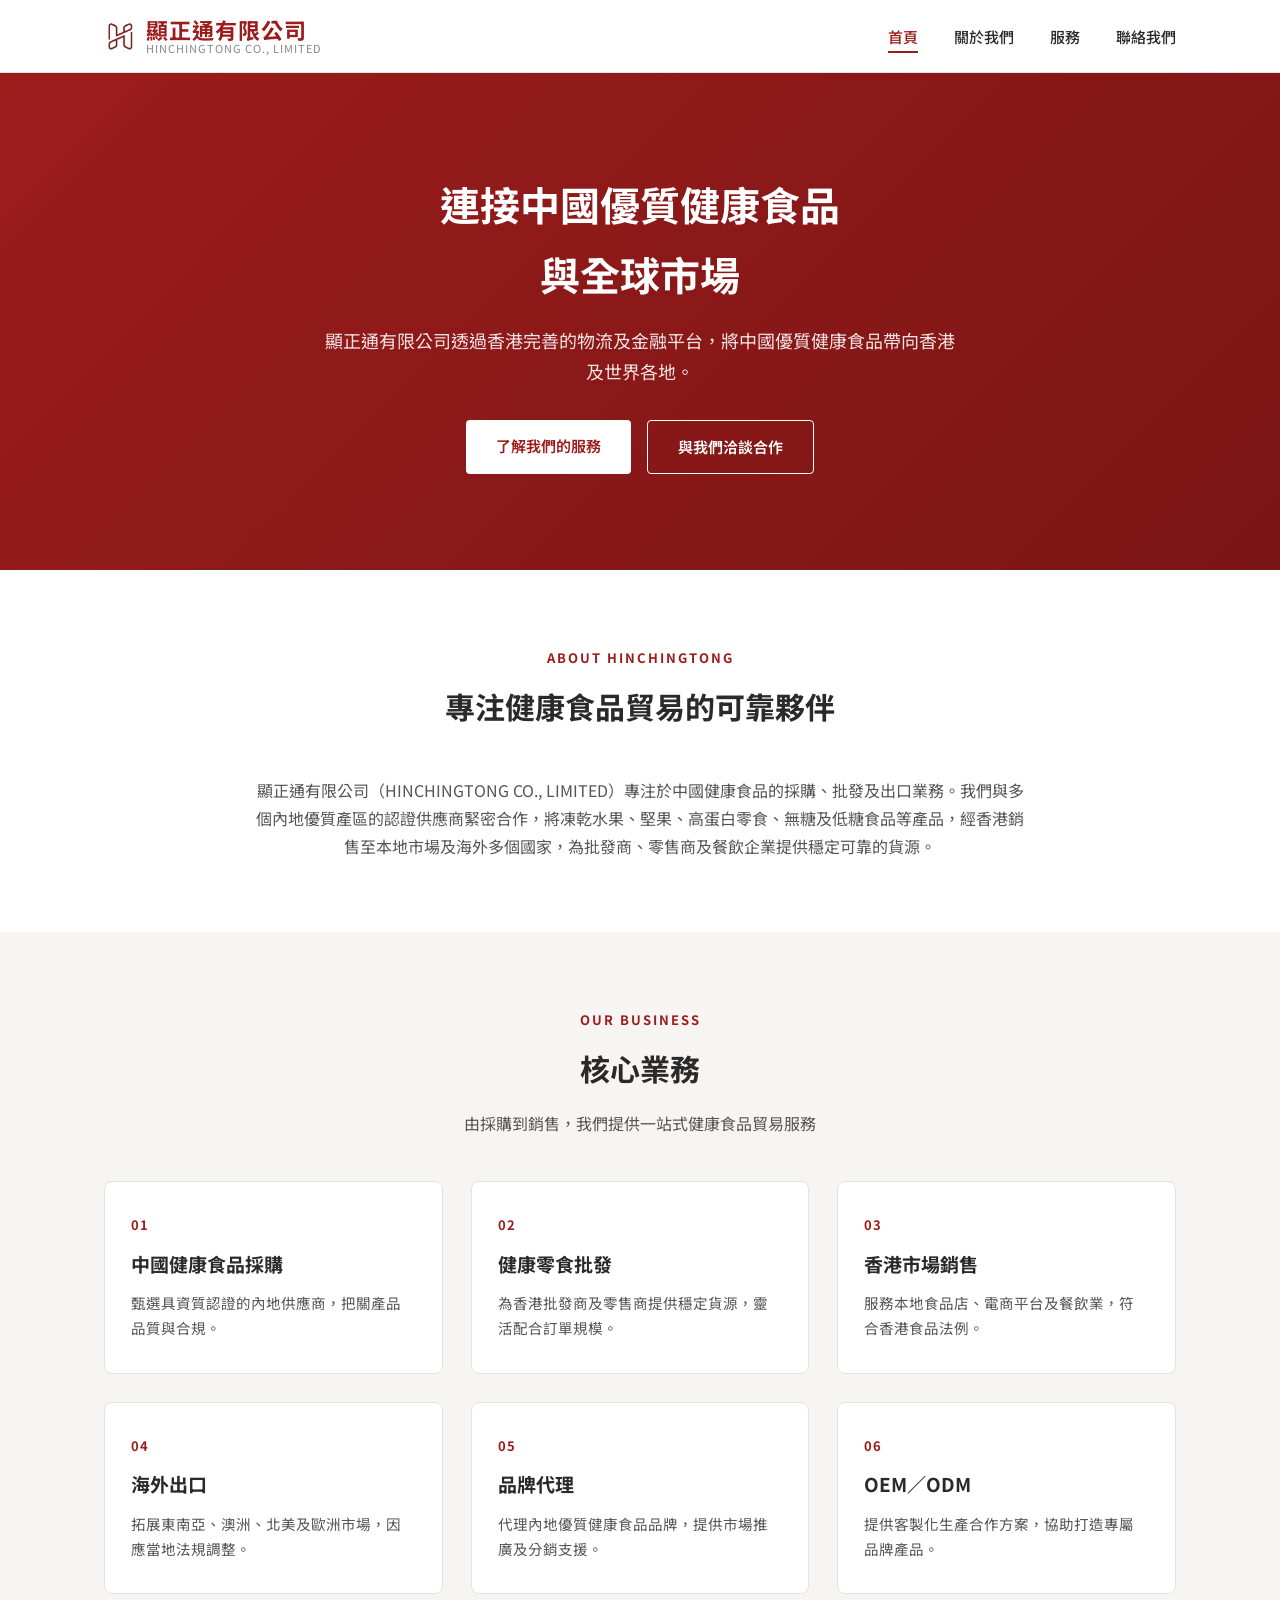
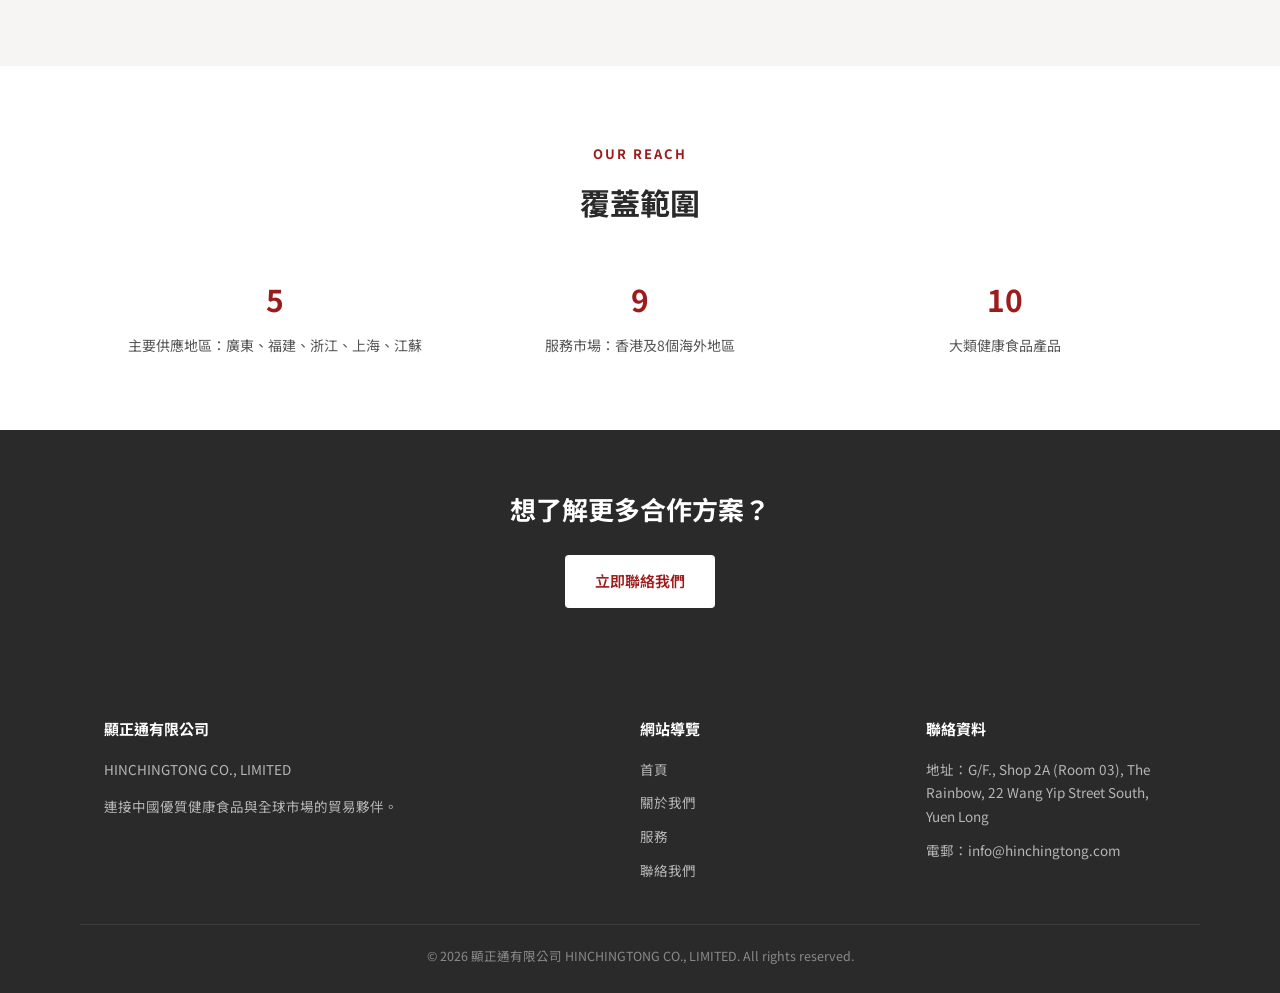
<file: index.html>
<!DOCTYPE html>
<html lang="zh-Hant">
<head>
<meta charset="UTF-8" />
<meta name="viewport" content="width=device-width, initial-scale=1.0" />
<title>顯正通有限公司 HINCHINGTONG CO., LIMITED｜首頁</title>
<meta name="description" content="顯正通有限公司專注中國健康食品採購、批發及出口，連接中國優質健康食品與香港及全球市場。" />
<link rel="preconnect" href="https://fonts.googleapis.com">
<link href="https://fonts.googleapis.com/css2?family=Noto+Sans+TC:wght@400;500;700&display=swap" rel="stylesheet">
<link rel="stylesheet" href="style.css" />
<link rel="icon" type="image/png" href="images/favicon.png" />
<link rel="apple-touch-icon" href="images/apple-touch-icon.png" />
</head>
<body>

<header class="site-header">
  <div class="nav-wrap">
    <a href="index.html" class="logo">
      <img src="images/logo.png" alt="顯正通有限公司 Logo" />
      <span class="text">
        <span class="zh">顯正通有限公司</span>
        <span class="en">HINCHINGTONG CO., LIMITED</span>
      </span>
    </a>
    <nav class="main-nav">
      <ul>
        <li><a href="index.html" class="active">首頁</a></li>
        <li><a href="about.html">關於我們</a></li>
        <li><a href="services.html">服務</a></li>
        <li><a href="contact.html">聯絡我們</a></li>
      </ul>
    </nav>
    <button class="menu-toggle" aria-label="開啟選單">
      <span></span><span></span><span></span>
    </button>
  </div>
</header>

<section class="hero">
  <h1>連接中國優質健康食品<br>與全球市場</h1>
  <p class="subtitle">顯正通有限公司透過香港完善的物流及金融平台，將中國優質健康食品帶向香港及世界各地。</p>
  <div class="btn-row">
    <a href="services.html" class="btn btn-primary">了解我們的服務</a>
    <a href="contact.html" class="btn btn-outline">與我們洽談合作</a>
  </div>
</section>

<section>
  <div class="container">
    <div class="section-title">
      <span class="eyebrow">About Hinchingtong</span>
      <h2>專注健康食品貿易的可靠夥伴</h2>
    </div>
    <p class="intro-text">
      顯正通有限公司（HINCHINGTONG CO., LIMITED）專注於中國健康食品的採購、批發及出口業務。我們與多個內地優質產區的認證供應商緊密合作，將凍乾水果、堅果、高蛋白零食、無糖及低糖食品等產品，經香港銷售至本地市場及海外多個國家，為批發商、零售商及餐飲企業提供穩定可靠的貨源。
    </p>
  </div>
</section>

<section class="alt">
  <div class="container">
    <div class="section-title">
      <span class="eyebrow">Our Business</span>
      <h2>核心業務</h2>
      <p>由採購到銷售，我們提供一站式健康食品貿易服務</p>
    </div>
    <div class="grid">
      <div class="card">
        <div class="num">01</div>
        <h3>中國健康食品採購</h3>
        <p>甄選具資質認證的內地供應商，把關產品品質與合規。</p>
      </div>
      <div class="card">
        <div class="num">02</div>
        <h3>健康零食批發</h3>
        <p>為香港批發商及零售商提供穩定貨源，靈活配合訂單規模。</p>
      </div>
      <div class="card">
        <div class="num">03</div>
        <h3>香港市場銷售</h3>
        <p>服務本地食品店、電商平台及餐飲業，符合香港食品法例。</p>
      </div>
      <div class="card">
        <div class="num">04</div>
        <h3>海外出口</h3>
        <p>拓展東南亞、澳洲、北美及歐洲市場，因應當地法規調整。</p>
      </div>
      <div class="card">
        <div class="num">05</div>
        <h3>品牌代理</h3>
        <p>代理內地優質健康食品品牌，提供市場推廣及分銷支援。</p>
      </div>
      <div class="card">
        <div class="num">06</div>
        <h3>OEM／ODM</h3>
        <p>提供客製化生產合作方案，協助打造專屬品牌產品。</p>
      </div>
    </div>
  </div>
</section>

<section>
  <div class="container">
    <div class="section-title">
      <span class="eyebrow">Our Reach</span>
      <h2>覆蓋範圍</h2>
    </div>
    <div class="stats">
      <div class="stat">
        <h3>5</h3>
        <p>主要供應地區：廣東、福建、浙江、上海、江蘇</p>
      </div>
      <div class="stat">
        <h3>9</h3>
        <p>服務市場：香港及8個海外地區</p>
      </div>
      <div class="stat">
        <h3>10</h3>
        <p>大類健康食品產品</p>
      </div>
    </div>
  </div>
</section>

<div class="cta-banner">
  <h2>想了解更多合作方案？</h2>
  <a href="contact.html" class="btn btn-primary">立即聯絡我們</a>
</div>

<footer class="site-footer">
  <div class="container footer-grid">
    <div>
      <h4>顯正通有限公司</h4>
      <p>HINCHINGTONG CO., LIMITED</p>
      <p>連接中國優質健康食品與全球市場的貿易夥伴。</p>
    </div>
    <div>
      <h4>網站導覽</h4>
      <ul>
        <li><a href="index.html">首頁</a></li>
        <li><a href="about.html">關於我們</a></li>
        <li><a href="services.html">服務</a></li>
        <li><a href="contact.html">聯絡我們</a></li>
      </ul>
    </div>
    <div>
      <h4>聯絡資料</h4>
      <ul>
        <li>地址：G/F., Shop 2A (Room 03), The Rainbow, 22 Wang Yip Street South, Yuen Long</li>
        <li>電郵：info@hinchingtong.com</li>
      </ul>
    </div>
  </div>
  <div class="container footer-bottom">
    © 2026 顯正通有限公司 HINCHINGTONG CO., LIMITED. All rights reserved.
  </div>
</footer>

<script src="script.js"></script>
</body>
</html>
</file>
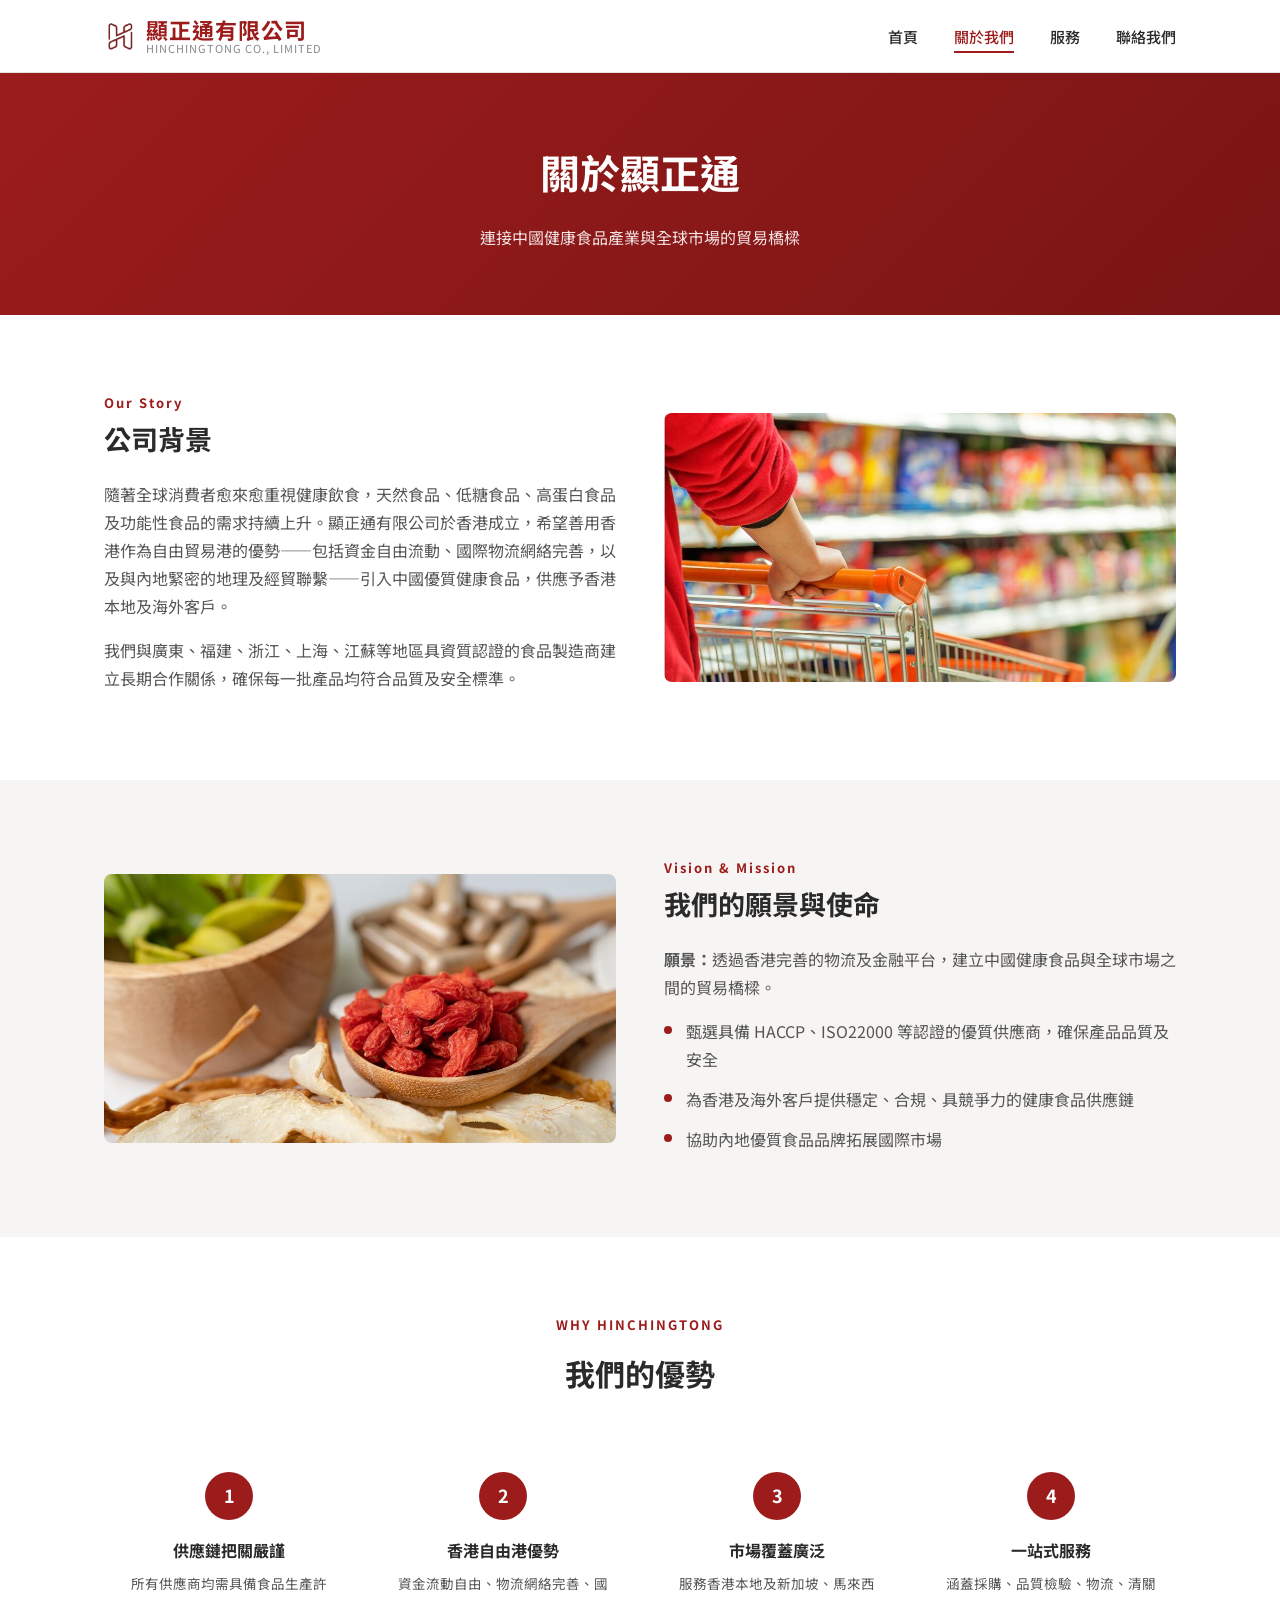
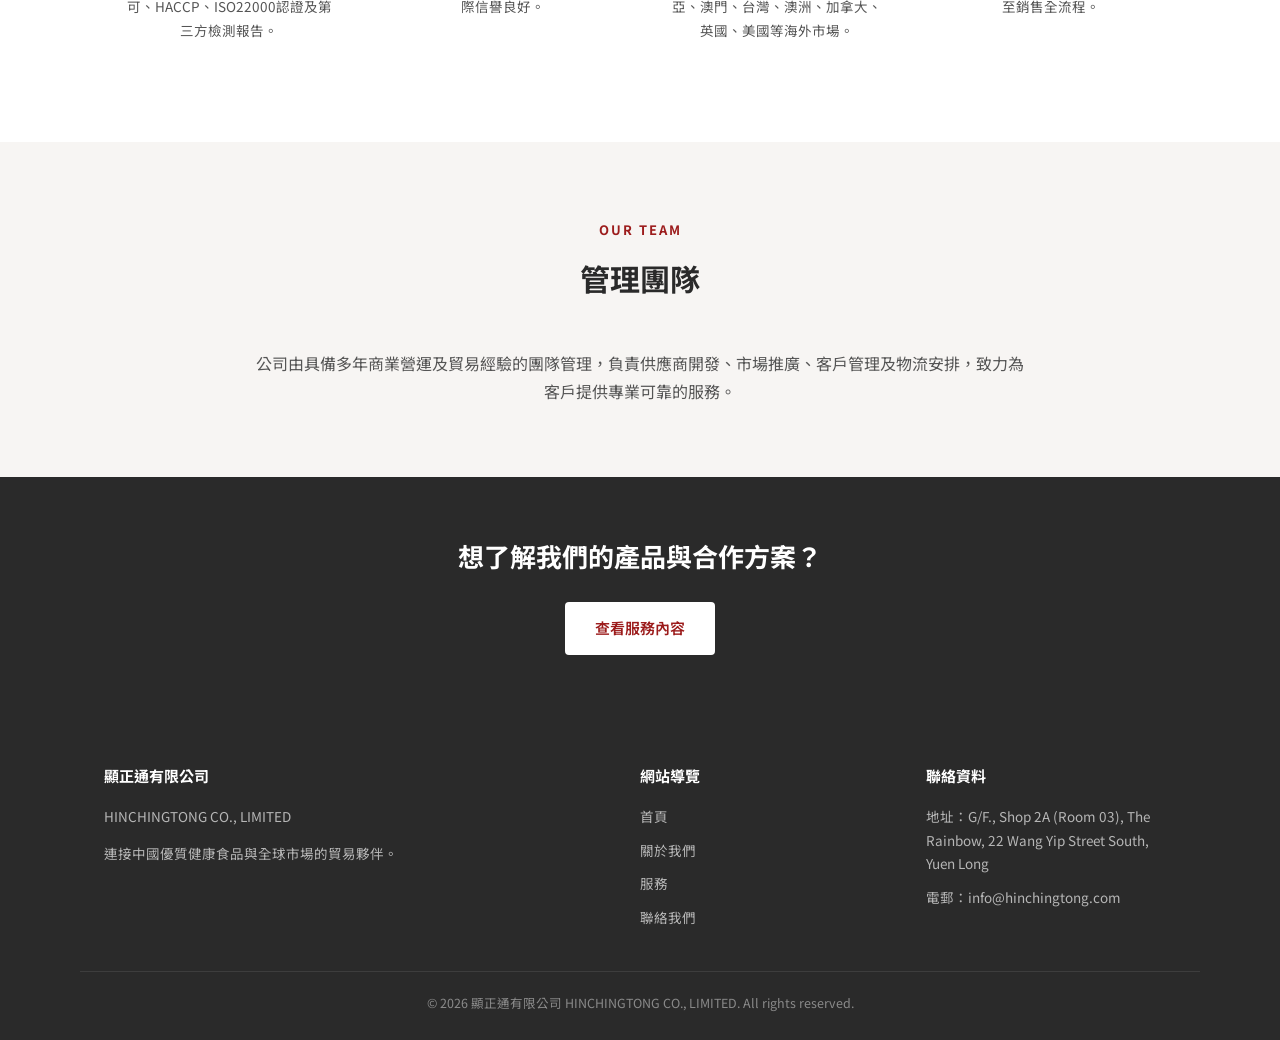
<file: about.html>
<!DOCTYPE html>
<html lang="zh-Hant">
<head>
<meta charset="UTF-8" />
<meta name="viewport" content="width=device-width, initial-scale=1.0" />
<title>關於我們｜顯正通有限公司 HINCHINGTONG CO., LIMITED</title>
<meta name="description" content="了解顯正通有限公司的成立背景、願景、使命及優勢。" />
<link rel="preconnect" href="https://fonts.googleapis.com">
<link href="https://fonts.googleapis.com/css2?family=Noto+Sans+TC:wght@400;500;700&display=swap" rel="stylesheet">
<link rel="stylesheet" href="style.css" />
<link rel="icon" type="image/png" href="images/favicon.png" />
<link rel="apple-touch-icon" href="images/apple-touch-icon.png" />
</head>
<body>

<header class="site-header">
  <div class="nav-wrap">
    <a href="index.html" class="logo">
      <img src="images/logo.png" alt="顯正通有限公司 Logo" />
      <span class="text">
        <span class="zh">顯正通有限公司</span>
        <span class="en">HINCHINGTONG CO., LIMITED</span>
      </span>
    </a>
    <nav class="main-nav">
      <ul>
        <li><a href="index.html">首頁</a></li>
        <li><a href="about.html" class="active">關於我們</a></li>
        <li><a href="services.html">服務</a></li>
        <li><a href="contact.html">聯絡我們</a></li>
      </ul>
    </nav>
    <button class="menu-toggle" aria-label="開啟選單">
      <span></span><span></span><span></span>
    </button>
  </div>
</header>

<section class="hero small">
  <h1>關於顯正通</h1>
  <p class="lead">連接中國健康食品產業與全球市場的貿易橋樑</p>
</section>

<section>
  <div class="container two-col">
    <div>
      <span class="eyebrow" style="color:var(--red);font-weight:700;font-size:13px;letter-spacing:2px;">Our Story</span>
      <h2>公司背景</h2>
      <p>隨著全球消費者愈來愈重視健康飲食，天然食品、低糖食品、高蛋白食品及功能性食品的需求持續上升。顯正通有限公司於香港成立，希望善用香港作為自由貿易港的優勢——包括資金自由流動、國際物流網絡完善，以及與內地緊密的地理及經貿聯繫——引入中國優質健康食品，供應予香港本地及海外客戶。</p>
      <p>我們與廣東、福建、浙江、上海、江蘇等地區具資質認證的食品製造商建立長期合作關係，確保每一批產品均符合品質及安全標準。</p>
    </div>
    <img src="images/product-warehouse.jpg" alt="顯正通有限公司" style="border-radius:8px;width:100%;object-fit:cover;" />
  </div>
</section>

<section class="alt">
  <div class="container two-col">
    <img src="images/company-team.jpg" alt="顯正通產品及市場" style="border-radius:8px;width:100%;object-fit:cover;" />
    <div>
      <span class="eyebrow" style="color:var(--red);font-weight:700;font-size:13px;letter-spacing:2px;">Vision &amp; Mission</span>
      <h2>我們的願景與使命</h2>
      <p><strong>願景：</strong>透過香港完善的物流及金融平台，建立中國健康食品與全球市場之間的貿易橋樑。</p>
      <ul class="dot-list">
        <li>甄選具備 HACCP、ISO22000 等認證的優質供應商，確保產品品質及安全</li>
        <li>為香港及海外客戶提供穩定、合規、具競爭力的健康食品供應鏈</li>
        <li>協助內地優質食品品牌拓展國際市場</li>
      </ul>
    </div>
  </div>
</section>

<section>
  <div class="container">
    <div class="section-title">
      <span class="eyebrow">Why Hinchingtong</span>
      <h2>我們的優勢</h2>
    </div>
    <div class="adv-grid">
      <div class="adv-card">
        <div class="idx">1</div>
        <h3>供應鏈把關嚴謹</h3>
        <p>所有供應商均需具備食品生產許可、HACCP、ISO22000認證及第三方檢測報告。</p>
      </div>
      <div class="adv-card">
        <div class="idx">2</div>
        <h3>香港自由港優勢</h3>
        <p>資金流動自由、物流網絡完善、國際信譽良好。</p>
      </div>
      <div class="adv-card">
        <div class="idx">3</div>
        <h3>市場覆蓋廣泛</h3>
        <p>服務香港本地及新加坡、馬來西亞、澳門、台灣、澳洲、加拿大、英國、美國等海外市場。</p>
      </div>
      <div class="adv-card">
        <div class="idx">4</div>
        <h3>一站式服務</h3>
        <p>涵蓋採購、品質檢驗、物流、清關至銷售全流程。</p>
      </div>
    </div>
  </div>
</section>

<section class="alt">
  <div class="container">
    <div class="section-title">
      <span class="eyebrow">Our Team</span>
      <h2>管理團隊</h2>
    </div>
    <p class="intro-text">公司由具備多年商業營運及貿易經驗的團隊管理，負責供應商開發、市場推廣、客戶管理及物流安排，致力為客戶提供專業可靠的服務。</p>
  </div>
</section>

<div class="cta-banner">
  <h2>想了解我們的產品與合作方案？</h2>
  <a href="services.html" class="btn btn-primary">查看服務內容</a>
</div>

<footer class="site-footer">
  <div class="container footer-grid">
    <div>
      <h4>顯正通有限公司</h4>
      <p>HINCHINGTONG CO., LIMITED</p>
      <p>連接中國優質健康食品與全球市場的貿易夥伴。</p>
    </div>
    <div>
      <h4>網站導覽</h4>
      <ul>
        <li><a href="index.html">首頁</a></li>
        <li><a href="about.html">關於我們</a></li>
        <li><a href="services.html">服務</a></li>
        <li><a href="contact.html">聯絡我們</a></li>
      </ul>
    </div>
    <div>
      <h4>聯絡資料</h4>
      <ul>
        <li>地址：G/F., Shop 2A (Room 03), The Rainbow, 22 Wang Yip Street South, Yuen Long</li>
        <li>電郵：info@hinchingtong.com</li>
      </ul>
    </div>
  </div>
  <div class="container footer-bottom">
    © 2026 顯正通有限公司 HINCHINGTONG CO., LIMITED. All rights reserved.
  </div>
</footer>

<script src="script.js"></script>
</body>
</html>
</file>
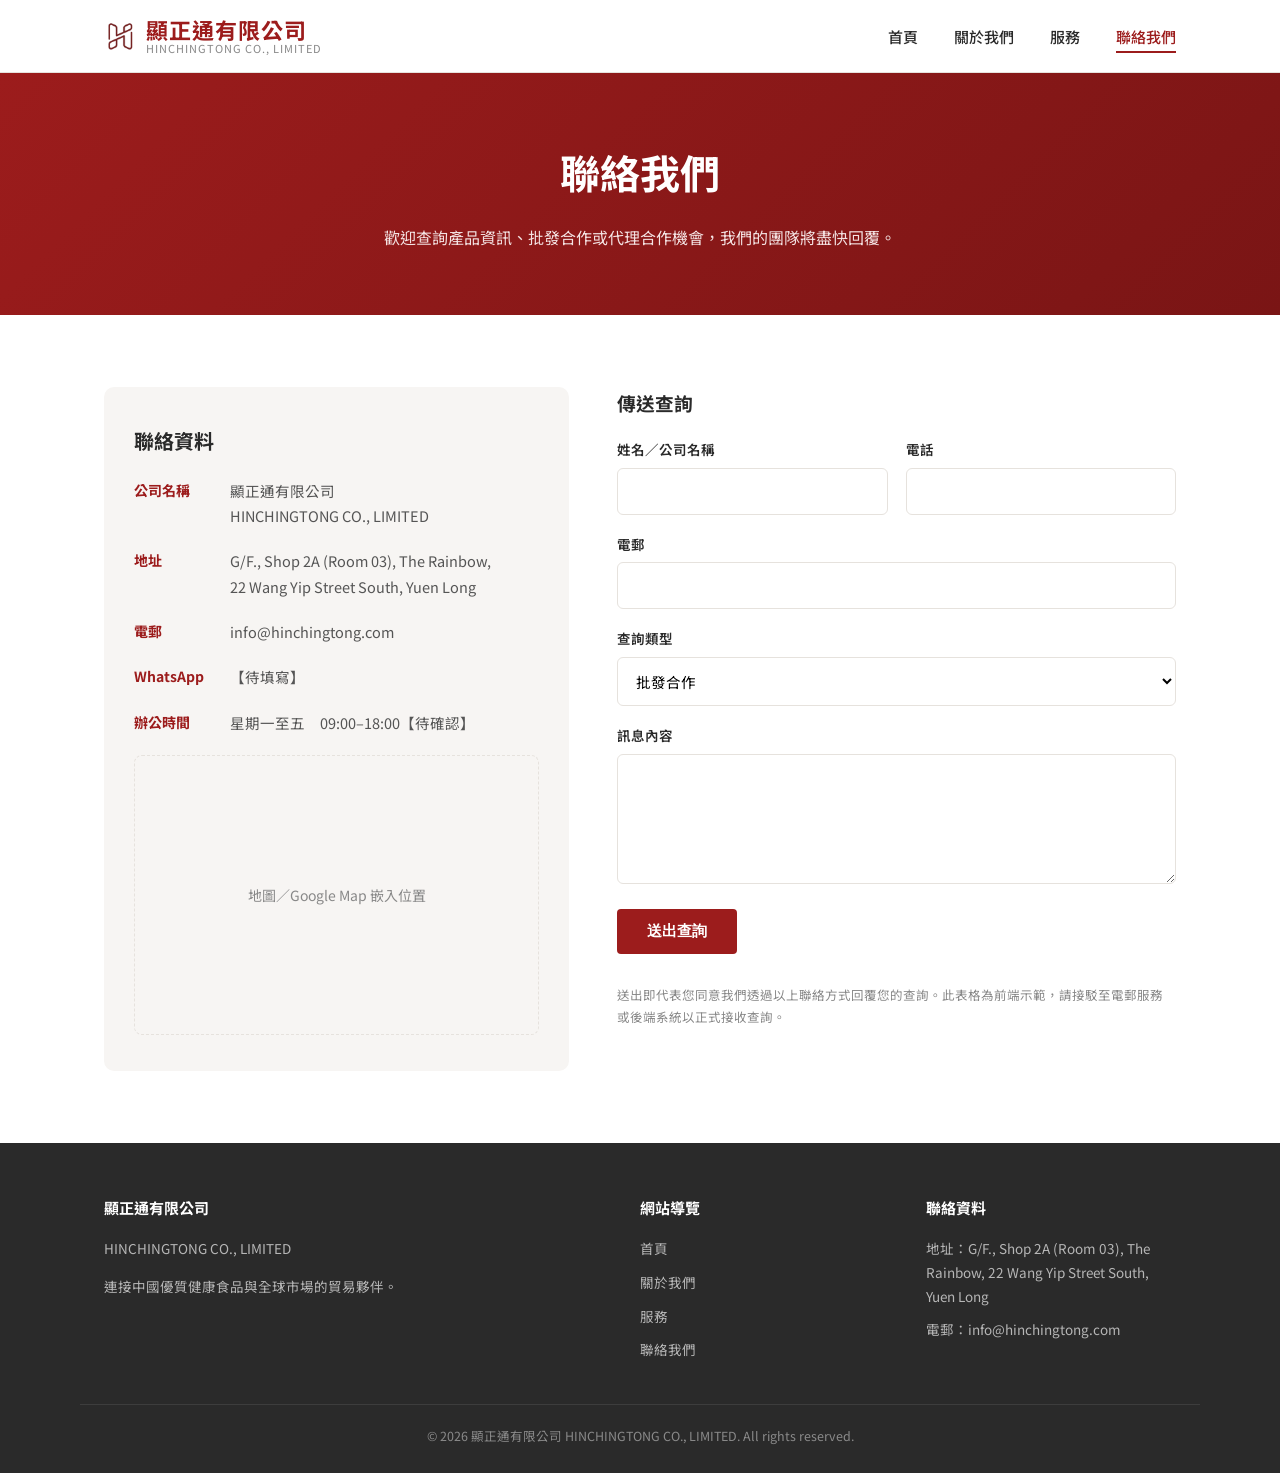
<file: contact.html>
<!DOCTYPE html>
<html lang="zh-Hant">
<head>
<meta charset="UTF-8" />
<meta name="viewport" content="width=device-width, initial-scale=1.0" />
<title>聯絡我們｜顯正通有限公司 HINCHINGTONG CO., LIMITED</title>
<meta name="description" content="歡迎聯絡顯正通有限公司查詢批發、代理或OEM合作機會。" />
<link rel="preconnect" href="https://fonts.googleapis.com">
<link href="https://fonts.googleapis.com/css2?family=Noto+Sans+TC:wght@400;500;700&display=swap" rel="stylesheet">
<link rel="stylesheet" href="style.css" />
<link rel="icon" type="image/png" href="images/favicon.png" />
<link rel="apple-touch-icon" href="images/apple-touch-icon.png" />
</head>
<body>

<header class="site-header">
  <div class="nav-wrap">
    <a href="index.html" class="logo">
      <img src="images/logo.png" alt="顯正通有限公司 Logo" />
      <span class="text">
        <span class="zh">顯正通有限公司</span>
        <span class="en">HINCHINGTONG CO., LIMITED</span>
      </span>
    </a>
    <nav class="main-nav">
      <ul>
        <li><a href="index.html">首頁</a></li>
        <li><a href="about.html">關於我們</a></li>
        <li><a href="services.html">服務</a></li>
        <li><a href="contact.html" class="active">聯絡我們</a></li>
      </ul>
    </nav>
    <button class="menu-toggle" aria-label="開啟選單">
      <span></span><span></span><span></span>
    </button>
  </div>
</header>

<section class="hero small">
  <h1>聯絡我們</h1>
  <p class="lead">歡迎查詢產品資訊、批發合作或代理合作機會，我們的團隊將盡快回覆。</p>
</section>

<section>
  <div class="container contact-grid">

    <div class="info-card">
      <h3>聯絡資料</h3>
      <div class="info-row">
        <div class="label">公司名稱</div>
        <div class="value">顯正通有限公司<br>HINCHINGTONG CO., LIMITED</div>
      </div>
      <div class="info-row">
        <div class="label">地址</div>
        <div class="value">G/F., Shop 2A (Room 03), The Rainbow,<br>22 Wang Yip Street South, Yuen Long</div>
      </div>
      <div class="info-row">
        <div class="label">電郵</div>
        <div class="value">info@hinchingtong.com</div>
      </div>
      <div class="info-row">
        <div class="label">WhatsApp</div>
        <div class="value">【待填寫】</div>
      </div>
      <div class="info-row">
        <div class="label">辦公時間</div>
        <div class="value">星期一至五　09:00–18:00【待確認】</div>
      </div>
      <div class="img-placeholder map-placeholder">地圖／Google Map 嵌入位置</div>
    </div>

    <div>
      <h3 style="margin-top:0;">傳送查詢</h3>
      <form class="contact-form">
        <div class="form-row">
          <div>
            <label for="name">姓名／公司名稱</label>
            <input type="text" id="name" name="name" required />
          </div>
          <div>
            <label for="phone">電話</label>
            <input type="tel" id="phone" name="phone" />
          </div>
        </div>
        <div>
          <label for="email">電郵</label>
          <input type="email" id="email" name="email" required />
        </div>
        <div>
          <label for="type">查詢類型</label>
          <select id="type" name="type">
            <option value="wholesale">批發合作</option>
            <option value="agency">代理合作</option>
            <option value="oem">OEM／ODM 合作</option>
            <option value="general">一般查詢</option>
          </select>
        </div>
        <div>
          <label for="message">訊息內容</label>
          <textarea id="message" name="message" required></textarea>
        </div>
        <button type="submit" class="btn btn-primary" style="background:var(--red);color:#fff;">送出查詢</button>
        <p class="form-note">送出即代表您同意我們透過以上聯絡方式回覆您的查詢。此表格為前端示範，請接駁至電郵服務或後端系統以正式接收查詢。</p>
      </form>
    </div>

  </div>
</section>

<footer class="site-footer">
  <div class="container footer-grid">
    <div>
      <h4>顯正通有限公司</h4>
      <p>HINCHINGTONG CO., LIMITED</p>
      <p>連接中國優質健康食品與全球市場的貿易夥伴。</p>
    </div>
    <div>
      <h4>網站導覽</h4>
      <ul>
        <li><a href="index.html">首頁</a></li>
        <li><a href="about.html">關於我們</a></li>
        <li><a href="services.html">服務</a></li>
        <li><a href="contact.html">聯絡我們</a></li>
      </ul>
    </div>
    <div>
      <h4>聯絡資料</h4>
      <ul>
        <li>地址：G/F., Shop 2A (Room 03), The Rainbow, 22 Wang Yip Street South, Yuen Long</li>
        <li>電郵：info@hinchingtong.com</li>
      </ul>
    </div>
  </div>
  <div class="container footer-bottom">
    © 2026 顯正通有限公司 HINCHINGTONG CO., LIMITED. All rights reserved.
  </div>
</footer>

<script src="script.js"></script>
</body>
</html>
</file>
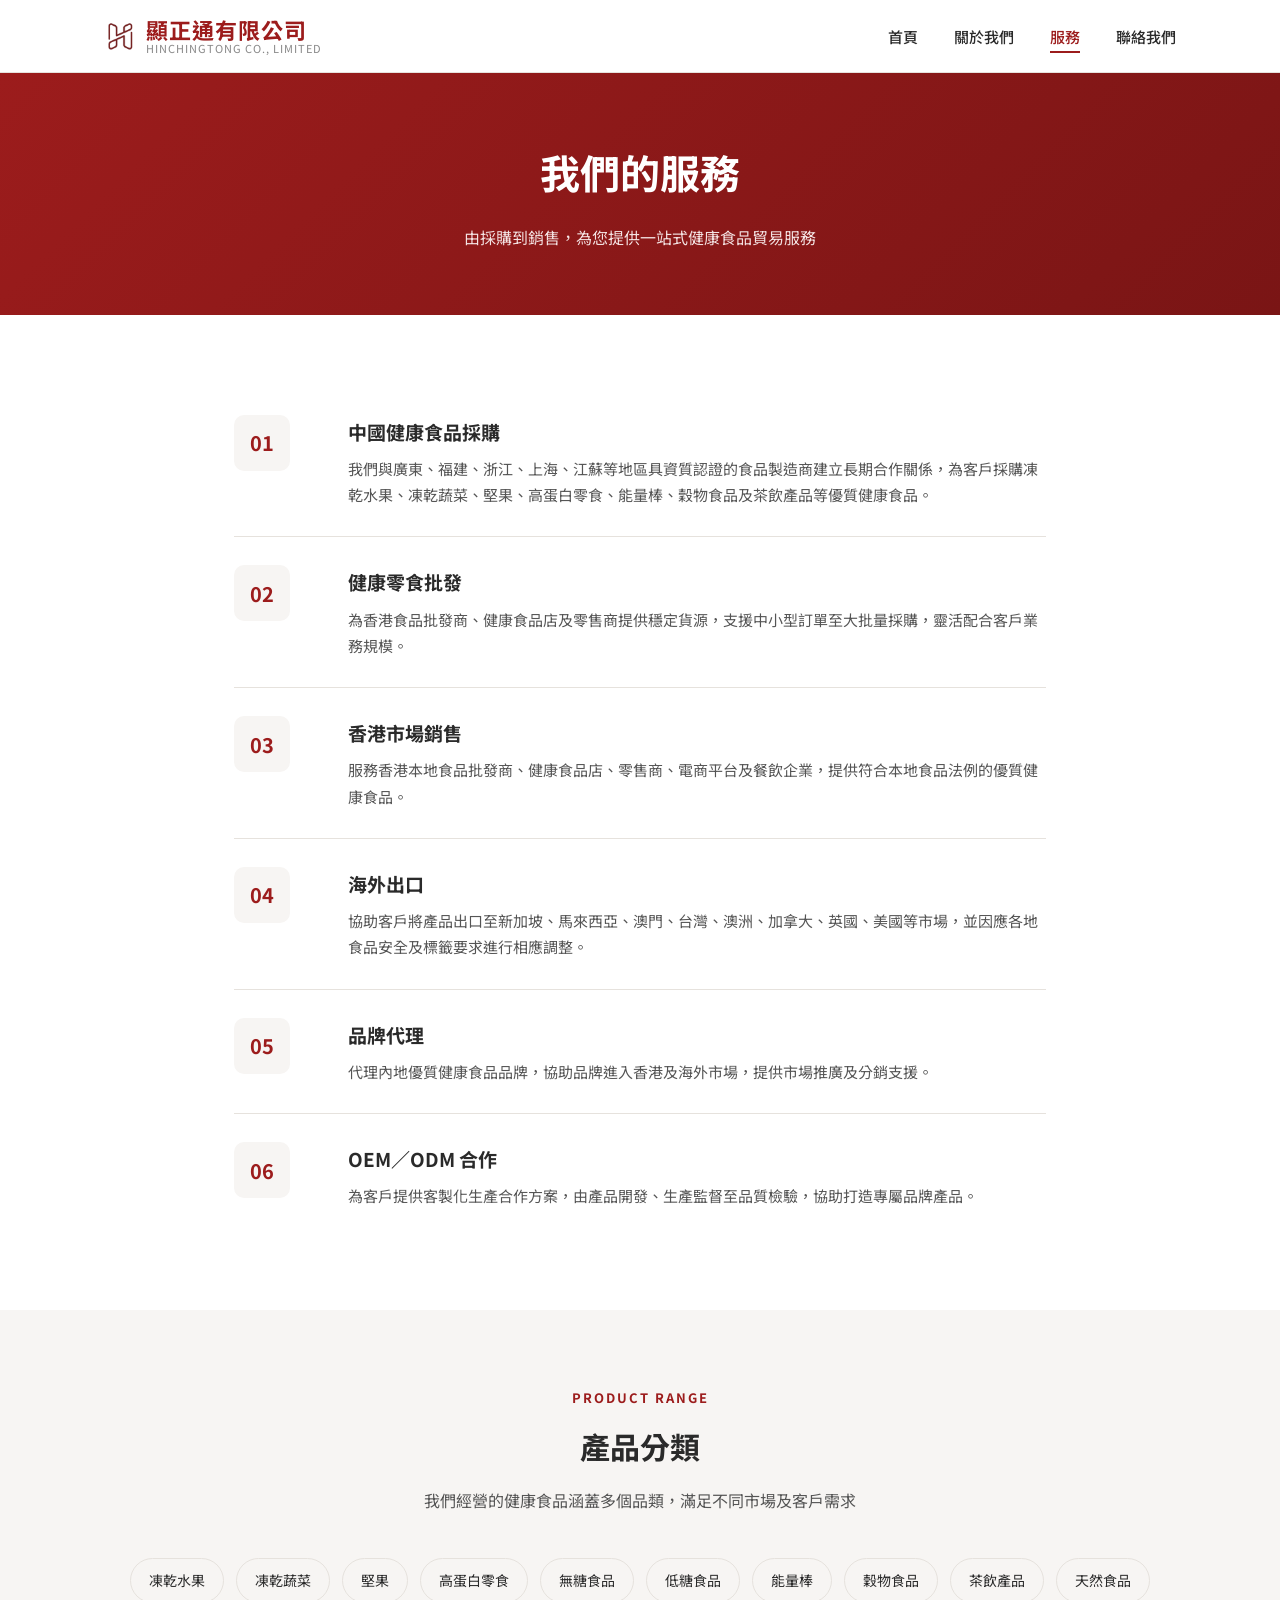
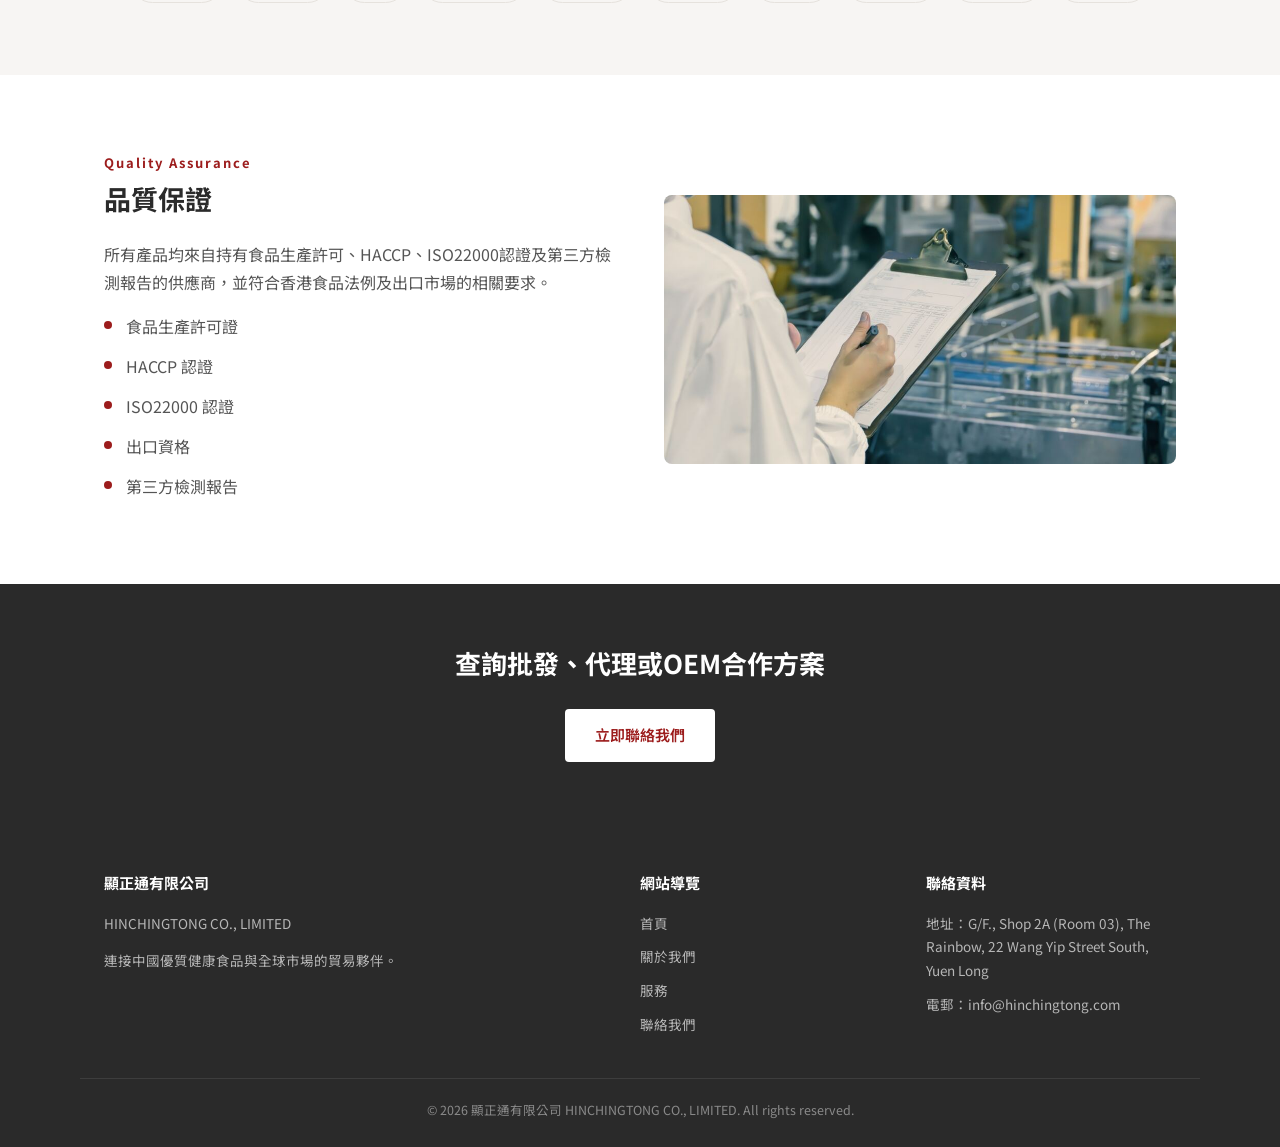
<file: services.html>
<!DOCTYPE html>
<html lang="zh-Hant">
<head>
<meta charset="UTF-8" />
<meta name="viewport" content="width=device-width, initial-scale=1.0" />
<title>服務｜顯正通有限公司 HINCHINGTONG CO., LIMITED</title>
<meta name="description" content="顯正通有限公司提供中國健康食品採購、批發、香港銷售、海外出口、品牌代理及OEM/ODM服務。" />
<link rel="preconnect" href="https://fonts.googleapis.com">
<link href="https://fonts.googleapis.com/css2?family=Noto+Sans+TC:wght@400;500;700&display=swap" rel="stylesheet">
<link rel="stylesheet" href="style.css" />
<link rel="icon" type="image/png" href="images/favicon.png" />
<link rel="apple-touch-icon" href="images/apple-touch-icon.png" />
</head>
<body>

<header class="site-header">
  <div class="nav-wrap">
    <a href="index.html" class="logo">
      <img src="images/logo.png" alt="顯正通有限公司 Logo" />
      <span class="text">
        <span class="zh">顯正通有限公司</span>
        <span class="en">HINCHINGTONG CO., LIMITED</span>
      </span>
    </a>
    <nav class="main-nav">
      <ul>
        <li><a href="index.html">首頁</a></li>
        <li><a href="about.html">關於我們</a></li>
        <li><a href="services.html" class="active">服務</a></li>
        <li><a href="contact.html">聯絡我們</a></li>
      </ul>
    </nav>
    <button class="menu-toggle" aria-label="開啟選單">
      <span></span><span></span><span></span>
    </button>
  </div>
</header>

<section class="hero small">
  <h1>我們的服務</h1>
  <p class="lead">由採購到銷售，為您提供一站式健康食品貿易服務</p>
</section>

<section>
  <div class="container" style="max-width:860px;">
    <div class="service-block">
      <div class="badge">01</div>
      <div>
        <h3>中國健康食品採購</h3>
        <p>我們與廣東、福建、浙江、上海、江蘇等地區具資質認證的食品製造商建立長期合作關係，為客戶採購凍乾水果、凍乾蔬菜、堅果、高蛋白零食、能量棒、穀物食品及茶飲產品等優質健康食品。</p>
      </div>
    </div>
    <div class="service-block">
      <div class="badge">02</div>
      <div>
        <h3>健康零食批發</h3>
        <p>為香港食品批發商、健康食品店及零售商提供穩定貨源，支援中小型訂單至大批量採購，靈活配合客戶業務規模。</p>
      </div>
    </div>
    <div class="service-block">
      <div class="badge">03</div>
      <div>
        <h3>香港市場銷售</h3>
        <p>服務香港本地食品批發商、健康食品店、零售商、電商平台及餐飲企業，提供符合本地食品法例的優質健康食品。</p>
      </div>
    </div>
    <div class="service-block">
      <div class="badge">04</div>
      <div>
        <h3>海外出口</h3>
        <p>協助客戶將產品出口至新加坡、馬來西亞、澳門、台灣、澳洲、加拿大、英國、美國等市場，並因應各地食品安全及標籤要求進行相應調整。</p>
      </div>
    </div>
    <div class="service-block">
      <div class="badge">05</div>
      <div>
        <h3>品牌代理</h3>
        <p>代理內地優質健康食品品牌，協助品牌進入香港及海外市場，提供市場推廣及分銷支援。</p>
      </div>
    </div>
    <div class="service-block">
      <div class="badge">06</div>
      <div>
        <h3>OEM／ODM 合作</h3>
        <p>為客戶提供客製化生產合作方案，由產品開發、生產監督至品質檢驗，協助打造專屬品牌產品。</p>
      </div>
    </div>
  </div>
</section>

<section class="alt">
  <div class="container">
    <div class="section-title">
      <span class="eyebrow">Product Range</span>
      <h2>產品分類</h2>
      <p>我們經營的健康食品涵蓋多個品類，滿足不同市場及客戶需求</p>
    </div>
    <div class="tag-cloud">
      <span class="tag">凍乾水果</span>
      <span class="tag">凍乾蔬菜</span>
      <span class="tag">堅果</span>
      <span class="tag">高蛋白零食</span>
      <span class="tag">無糖食品</span>
      <span class="tag">低糖食品</span>
      <span class="tag">能量棒</span>
      <span class="tag">穀物食品</span>
      <span class="tag">茶飲產品</span>
      <span class="tag">天然食品</span>
    </div>
  </div>
</section>

<section>
  <div class="container two-col">
    <div>
      <span class="eyebrow" style="color:var(--red);font-weight:700;font-size:13px;letter-spacing:2px;">Quality Assurance</span>
      <h2>品質保證</h2>
      <p>所有產品均來自持有食品生產許可、HACCP、ISO22000認證及第三方檢測報告的供應商，並符合香港食品法例及出口市場的相關要求。</p>
      <ul class="dot-list">
        <li>食品生產許可證</li>
        <li>HACCP 認證</li>
        <li>ISO22000 認證</li>
        <li>出口資格</li>
        <li>第三方檢測報告</li>
      </ul>
    </div>
    <img src="images/quality-inspection.jpg" alt="品質檢驗" style="border-radius:8px;width:100%;object-fit:cover;" />
  </div>
</section>

<div class="cta-banner">
  <h2>查詢批發、代理或OEM合作方案</h2>
  <a href="contact.html" class="btn btn-primary">立即聯絡我們</a>
</div>

<footer class="site-footer">
  <div class="container footer-grid">
    <div>
      <h4>顯正通有限公司</h4>
      <p>HINCHINGTONG CO., LIMITED</p>
      <p>連接中國優質健康食品與全球市場的貿易夥伴。</p>
    </div>
    <div>
      <h4>網站導覽</h4>
      <ul>
        <li><a href="index.html">首頁</a></li>
        <li><a href="about.html">關於我們</a></li>
        <li><a href="services.html">服務</a></li>
        <li><a href="contact.html">聯絡我們</a></li>
      </ul>
    </div>
    <div>
      <h4>聯絡資料</h4>
      <ul>
        <li>地址：G/F., Shop 2A (Room 03), The Rainbow, 22 Wang Yip Street South, Yuen Long</li>
        <li>電郵：info@hinchingtong.com</li>
      </ul>
    </div>
  </div>
  <div class="container footer-bottom">
    © 2026 顯正通有限公司 HINCHINGTONG CO., LIMITED. All rights reserved.
  </div>
</footer>

<script src="script.js"></script>
</body>
</html>
</file>
<file: style.css>
/* ===== 顯正通有限公司 網站樣式 ===== */

:root {
  --red: #9c1c1c;
  --red-dark: #7a1515;
  --grey: #555555;
  --grey-light: #888888;
  --bg-light: #f7f5f3;
  --card-bg: #ffffff;
  --border: #e6e2dd;
  --text: #2a2a2a;
  --max-width: 1120px;
}

* {
  box-sizing: border-box;
}

html {
  scroll-behavior: smooth;
}

body {
  margin: 0;
  font-family: "Noto Sans TC", "Microsoft JhengHei", "PingFang TC", sans-serif;
  color: var(--text);
  background: #ffffff;
  line-height: 1.75;
}

img {
  max-width: 100%;
  display: block;
}

a {
  text-decoration: none;
  color: inherit;
}

ul {
  margin: 0;
  padding: 0;
  list-style: none;
}

.container {
  max-width: var(--max-width);
  margin: 0 auto;
  padding: 0 24px;
}

/* ---------- Header ---------- */
header.site-header {
  position: sticky;
  top: 0;
  z-index: 100;
  background: #ffffff;
  border-bottom: 1px solid var(--border);
}

.nav-wrap {
  max-width: var(--max-width);
  margin: 0 auto;
  padding: 16px 24px;
  display: flex;
  align-items: center;
  justify-content: space-between;
}

.logo {
  display: flex;
  flex-direction: row;
  align-items: center;
  gap: 10px;
  line-height: 1.2;
}

.logo img {
  height: 34px;
  width: auto;
}

.logo .text {
  display: flex;
  flex-direction: column;
}

.logo .zh {
  font-size: 22px;
  font-weight: 700;
  color: var(--red);
  letter-spacing: 1px;
}

.logo .en {
  font-size: 11px;
  color: var(--grey-light);
  letter-spacing: 1px;
}

nav.main-nav ul {
  display: flex;
  gap: 36px;
}

nav.main-nav a {
  font-size: 15px;
  font-weight: 500;
  color: var(--text);
  padding-bottom: 4px;
  border-bottom: 2px solid transparent;
  transition: border-color 0.2s, color 0.2s;
}

nav.main-nav a:hover,
nav.main-nav a.active {
  color: var(--red);
  border-bottom-color: var(--red);
}

.menu-toggle {
  display: none;
  flex-direction: column;
  gap: 5px;
  background: none;
  border: none;
  cursor: pointer;
  padding: 4px;
}

.menu-toggle span {
  width: 24px;
  height: 2px;
  background: var(--text);
  display: block;
}

/* ---------- Hero ---------- */
.hero {
  background: linear-gradient(135deg, var(--red) 0%, var(--red-dark) 100%);
  color: #ffffff;
  padding: 96px 24px;
  text-align: center;
}

.hero.small {
  padding: 64px 24px;
}

.hero h1 {
  font-size: 40px;
  margin: 0 0 16px;
  font-weight: 700;
}

.hero p.subtitle {
  font-size: 18px;
  max-width: 640px;
  margin: 0 auto 32px;
  color: #f4e3e3;
}

.hero p.lead {
  font-size: 16px;
  max-width: 640px;
  margin: 0 auto;
  color: #f4e3e3;
}

.btn-row {
  display: flex;
  gap: 16px;
  justify-content: center;
  flex-wrap: wrap;
}

.btn {
  display: inline-block;
  padding: 13px 30px;
  border-radius: 4px;
  font-size: 15px;
  font-weight: 600;
  transition: transform 0.15s, box-shadow 0.15s;
}

.btn-primary {
  background: #ffffff;
  color: var(--red);
}

.btn-outline {
  border: 1px solid #ffffff;
  color: #ffffff;
}

.btn:hover {
  transform: translateY(-2px);
  box-shadow: 0 6px 16px rgba(0, 0, 0, 0.15);
}

/* ---------- Sections ---------- */
section {
  padding: 72px 24px;
}

section.alt {
  background: var(--bg-light);
}

.section-title {
  text-align: center;
  margin-bottom: 44px;
}

.section-title .eyebrow {
  color: var(--red);
  font-size: 13px;
  font-weight: 700;
  letter-spacing: 2px;
  text-transform: uppercase;
}

.section-title h2 {
  font-size: 30px;
  margin: 10px 0 14px;
}

.section-title p {
  color: var(--grey);
  max-width: 620px;
  margin: 0 auto;
}

.intro-text {
  max-width: 780px;
  margin: 0 auto;
  text-align: center;
  color: var(--grey);
  font-size: 16px;
}

/* ---------- Cards grid ---------- */
.grid {
  display: grid;
  grid-template-columns: repeat(3, 1fr);
  gap: 28px;
  margin-top: 44px;
}

.card {
  background: var(--card-bg);
  border: 1px solid var(--border);
  border-radius: 8px;
  padding: 32px 26px;
  transition: box-shadow 0.2s, transform 0.2s;
}

.card:hover {
  box-shadow: 0 12px 28px rgba(0, 0, 0, 0.08);
  transform: translateY(-3px);
}

.card .num {
  font-size: 13px;
  font-weight: 700;
  color: var(--red);
  letter-spacing: 1px;
  margin-bottom: 10px;
}

.card h3 {
  font-size: 19px;
  margin: 0 0 10px;
}

.card p {
  color: var(--grey);
  font-size: 14.5px;
  margin: 0;
}

/* ---------- Stats ---------- */
.stats {
  display: grid;
  grid-template-columns: repeat(3, 1fr);
  gap: 24px;
  margin-top: 40px;
  text-align: center;
}

.stats .stat h3 {
  font-size: 30px;
  color: var(--red);
  margin: 0 0 8px;
}

.stats .stat p {
  color: var(--grey);
  font-size: 14px;
  margin: 0;
}

/* ---------- CTA banner ---------- */
.cta-banner {
  background: var(--text);
  color: #ffffff;
  text-align: center;
  padding: 56px 24px;
}

.cta-banner h2 {
  font-size: 26px;
  margin: 0 0 24px;
}

/* ---------- Two column ---------- */
.two-col {
  display: grid;
  grid-template-columns: 1fr 1fr;
  gap: 48px;
  align-items: center;
}

.two-col img,
.img-placeholder {
  border-radius: 8px;
}

.img-placeholder {
  background: var(--bg-light);
  border: 1px dashed var(--border);
  color: var(--grey-light);
  display: flex;
  align-items: center;
  justify-content: center;
  min-height: 280px;
  font-size: 14px;
  text-align: center;
  padding: 16px;
}

.two-col h2 {
  font-size: 27px;
  margin: 0 0 18px;
}

.two-col p {
  color: var(--grey);
  margin: 0 0 16px;
}

/* ---------- List with icon dot ---------- */
.dot-list li {
  position: relative;
  padding-left: 22px;
  margin-bottom: 12px;
  color: var(--grey);
}

.dot-list li::before {
  content: "";
  position: absolute;
  left: 0;
  top: 9px;
  width: 8px;
  height: 8px;
  border-radius: 50%;
  background: var(--red);
}

/* ---------- Advantage grid (about page) ---------- */
.adv-grid {
  display: grid;
  grid-template-columns: repeat(4, 1fr);
  gap: 24px;
  margin-top: 44px;
}

.adv-card {
  text-align: center;
  padding: 28px 18px;
}

.adv-card .idx {
  width: 48px;
  height: 48px;
  border-radius: 50%;
  background: var(--red);
  color: #fff;
  font-weight: 700;
  font-size: 18px;
  display: flex;
  align-items: center;
  justify-content: center;
  margin: 0 auto 16px;
}

.adv-card h3 {
  font-size: 16px;
  margin: 0 0 8px;
}

.adv-card p {
  font-size: 13.5px;
  color: var(--grey);
  margin: 0;
}

/* ---------- Service blocks ---------- */
.service-block {
  display: grid;
  grid-template-columns: 90px 1fr;
  gap: 24px;
  padding: 28px 0;
  border-bottom: 1px solid var(--border);
}

.service-block:last-child {
  border-bottom: none;
}

.service-block .badge {
  width: 56px;
  height: 56px;
  border-radius: 10px;
  background: var(--bg-light);
  color: var(--red);
  font-weight: 700;
  font-size: 20px;
  display: flex;
  align-items: center;
  justify-content: center;
}

.service-block h3 {
  font-size: 19px;
  margin: 0 0 8px;
}

.service-block p {
  color: var(--grey);
  margin: 0;
  font-size: 15px;
}

/* ---------- Tag cloud ---------- */
.tag-cloud {
  display: flex;
  flex-wrap: wrap;
  gap: 12px;
  justify-content: center;
  margin-top: 32px;
}

.tag {
  background: var(--bg-light);
  border: 1px solid var(--border);
  padding: 9px 18px;
  border-radius: 30px;
  font-size: 14px;
  color: var(--text);
}

/* ---------- Contact ---------- */
.contact-grid {
  display: grid;
  grid-template-columns: 1fr 1.2fr;
  gap: 48px;
}

.info-card {
  background: var(--bg-light);
  border-radius: 10px;
  padding: 36px 30px;
}

.info-card h3 {
  margin-top: 0;
  font-size: 20px;
}

.info-row {
  display: flex;
  gap: 12px;
  margin-bottom: 20px;
}

.info-row .label {
  min-width: 84px;
  font-weight: 700;
  color: var(--red);
  font-size: 14px;
}

.info-row .value {
  color: var(--grey);
  font-size: 14.5px;
}

.map-placeholder {
  margin-top: 20px;
  height: 160px;
  border-radius: 8px;
}

form.contact-form {
  display: grid;
  gap: 18px;
}

.form-row {
  display: grid;
  grid-template-columns: 1fr 1fr;
  gap: 18px;
}

.contact-form label {
  display: block;
  font-size: 13.5px;
  font-weight: 600;
  margin-bottom: 6px;
  color: var(--text);
}

.contact-form input,
.contact-form select,
.contact-form textarea {
  width: 100%;
  padding: 12px 14px;
  border: 1px solid var(--border);
  border-radius: 6px;
  font-family: inherit;
  font-size: 14.5px;
  background: #fff;
}

.contact-form textarea {
  min-height: 130px;
  resize: vertical;
}

.contact-form button {
  border: none;
  cursor: pointer;
  justify-self: start;
}

.form-note {
  font-size: 12.5px;
  color: var(--grey-light);
}

/* ---------- Footer ---------- */
footer.site-footer {
  background: var(--text);
  color: #cfcfcf;
  padding: 52px 24px 26px;
}

.footer-grid {
  display: grid;
  grid-template-columns: 2fr 1fr 1fr;
  gap: 36px;
  padding-bottom: 32px;
}

.footer-grid h4 {
  color: #fff;
  font-size: 15px;
  margin: 0 0 16px;
}

.footer-grid p,
.footer-grid li {
  font-size: 13.5px;
  color: #b6b6b6;
  margin-bottom: 10px;
}

.footer-grid a:hover {
  color: #fff;
}

.footer-bottom {
  border-top: 1px solid #3d3d3d;
  padding-top: 20px;
  text-align: center;
  font-size: 12.5px;
  color: #8a8a8a;
}

/* ---------- Responsive ---------- */
@media (max-width: 860px) {
  .grid {
    grid-template-columns: 1fr 1fr;
  }
  .adv-grid {
    grid-template-columns: 1fr 1fr;
  }
  .two-col,
  .contact-grid {
    grid-template-columns: 1fr;
  }
  .stats {
    grid-template-columns: 1fr;
    gap: 32px;
  }
  .footer-grid {
    grid-template-columns: 1fr;
  }
}

@media (max-width: 600px) {
  nav.main-nav {
    position: fixed;
    top: 65px;
    left: 0;
    right: 0;
    background: #fff;
    border-bottom: 1px solid var(--border);
    display: none;
    flex-direction: column;
    padding: 16px 24px;
  }
  nav.main-nav.open {
    display: flex;
  }
  nav.main-nav ul {
    flex-direction: column;
    gap: 18px;
  }
  .menu-toggle {
    display: flex;
  }
  .hero h1 {
    font-size: 28px;
  }
  .grid,
  .adv-grid,
  .form-row {
    grid-template-columns: 1fr;
  }
  .service-block {
    grid-template-columns: 56px 1fr;
  }
}
</file>
